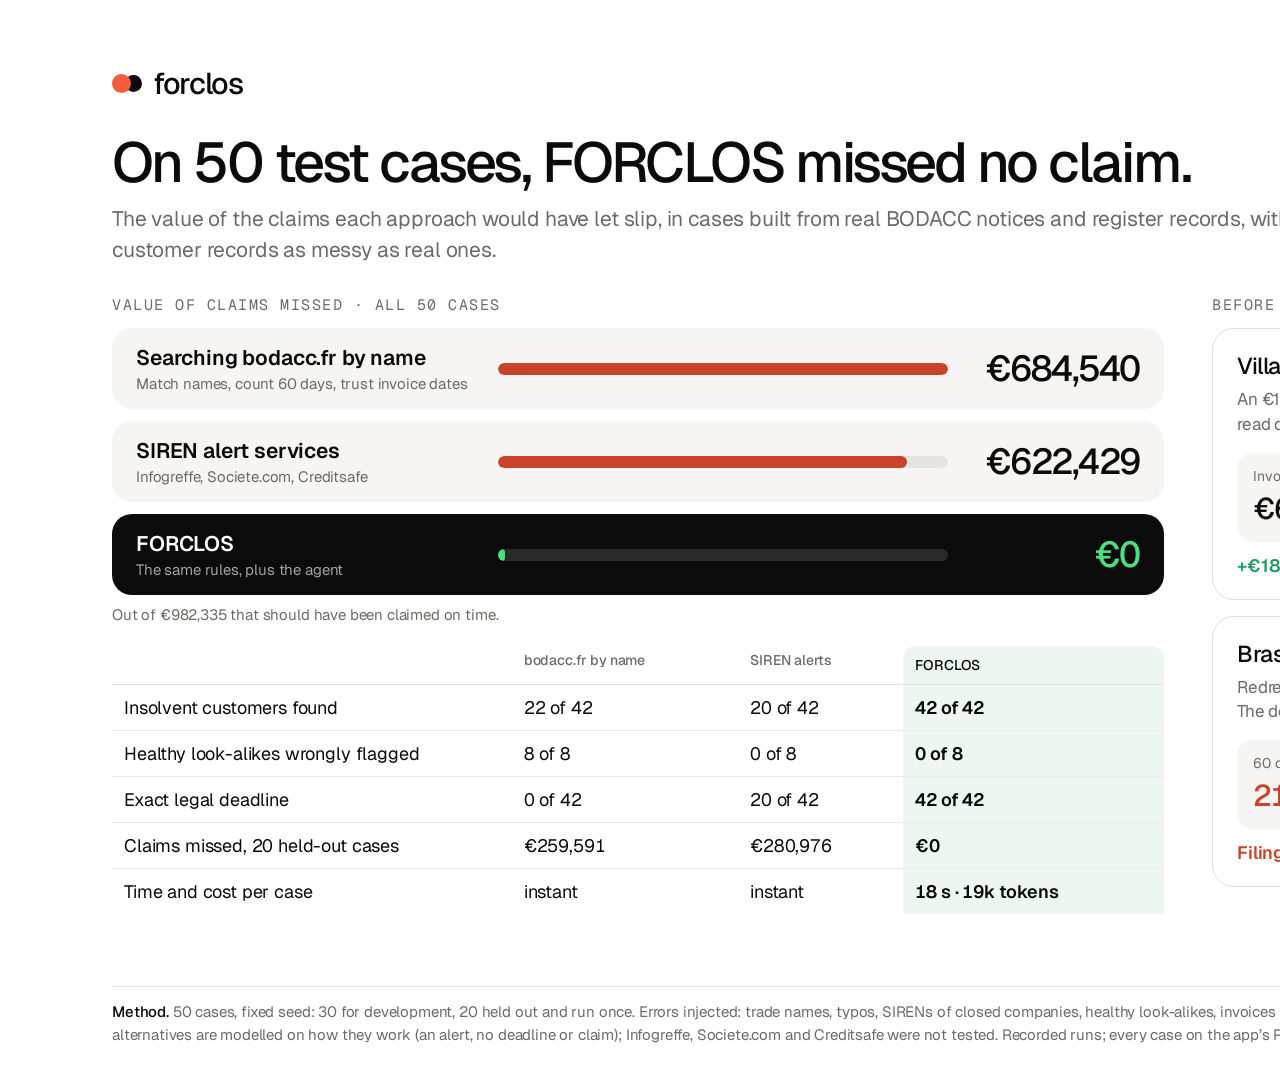
<file: submission/src/evidence.html>
<!doctype html>
<html lang="en">
<head>
<meta charset="utf-8">
<title>FORCLOS evidence</title>
<link href="https://fonts.googleapis.com/css2?family=Geist:wght@400;500;600&family=Geist+Mono:wght@400;500&display=swap" rel="stylesheet">
<style>
  * { box-sizing: border-box; margin: 0; }
  html, body { width: 1920px; height: 1080px; background: #fff; }
  body { font-family: Geist, "Helvetica Neue", sans-serif; color: #0b0b0b; letter-spacing: -0.01em; position: relative; overflow: hidden;
         -webkit-font-smoothing: antialiased; padding: 64px 112px 0; }
  .mono { font-family: "Geist Mono", ui-monospace, monospace; letter-spacing: 0.1em; text-transform: uppercase; }
  .muted { color: #6b6b68; }
  .top { display: flex; justify-content: space-between; align-items: center; }
  .brand { display: flex; align-items: center; gap: 22px; font-size: 30px; font-weight: 500; letter-spacing: -0.045em; }
  .brand i { width: 19px; height: 19px; border-radius: 50%; background: #f45c3c; box-shadow: 12px 0 0 -1px #0b0b0b; }
  .top .mono { font-size: 16px; }
  h1 { font-size: 56px; line-height: 1.06; font-weight: 500; letter-spacing: -0.045em; margin-top: 30px; }
  .sub { font-size: 21px; line-height: 1.45; color: #6b6b68; margin-top: 12px; max-width: 1240px; }
  .main { display: grid; grid-template-columns: 1052px 1fr; gap: 48px; margin-top: 30px; align-items: start; }
  .label { font-size: 15px; color: #6b6b68; margin-bottom: 14px; }
  .bars { display: grid; gap: 12px; }
  .bar { display: grid; grid-template-columns: 340px 1fr 170px; align-items: center; gap: 22px; background: #f6f5f3; border-radius: 20px; padding: 16px 24px; }
  .bar.us { background: #0b0b0b; color: #fff; }
  .bar b { font-size: 21px; font-weight: 600; display: block; }
  .bar small { font-size: 15px; color: #6b6b68; display: block; margin-top: 3px; }
  .bar.us small { color: rgba(255,255,255,.62); }
  .track { height: 12px; border-radius: 12px; background: rgba(0,0,0,.07); overflow: hidden; }
  .bar.us .track { background: rgba(255,255,255,.12); }
  .track span { display: block; height: 100%; border-radius: 12px; background: #c9432a; }
  .bar.us .track span { background: #4ade80; width: 1.5%; }
  .val { text-align: right; font-size: 36px; font-weight: 500; letter-spacing: -0.04em; font-variant-numeric: tabular-nums; }
  .bar.us .val { color: #4ade80; }
  .of { font-size: 15px; color: #6b6b68; margin-top: 10px; }
  table { width: 100%; border-collapse: collapse; margin-top: 22px; font-size: 18px; }
  th { text-align: left; font-weight: 500; font-size: 14px; color: #6b6b68; padding: 0 12px 10px; border-bottom: 1px solid #e3e1dd; }
  th.us, td.us { background: #eef6f1; }
  th.us { color: #0b0b0b; border-radius: 12px 12px 0 0; padding-top: 10px; }
  td { padding: 11px 12px; border-bottom: 1px solid #eceae6; font-variant-numeric: tabular-nums; }
  td.us { font-weight: 600; }
  tr:last-child td { border-bottom: 0; }
  .side h2 { font-size: 15px; color: #6b6b68; margin-bottom: 14px; font-weight: 400; }
  .case { border: 1px solid #e3e1dd; border-radius: 22px; padding: 22px 24px; }
  .case + .case { margin-top: 16px; }
  .case h3 { font-size: 23px; font-weight: 500; letter-spacing: -0.02em; }
  .case p { font-size: 17px; line-height: 1.45; color: #6b6b68; margin-top: 6px; }
  .ba { display: grid; grid-template-columns: 1fr 26px 1fr; align-items: center; gap: 12px; margin-top: 16px; }
  .ba div { background: #f6f5f3; border-radius: 16px; padding: 14px 16px; }
  .ba div.after { background: #eef6f1; }
  .ba span { display: block; font-size: 14px; color: #6b6b68; }
  .ba b { display: block; font-size: 30px; font-weight: 500; letter-spacing: -0.04em; margin-top: 4px; font-variant-numeric: tabular-nums; }
  .ba .after b { color: #1f9d63; }
  .ba .bad b { color: #c9432a; }
  .ba svg { width: 26px; height: 26px; }
  .gain { font-size: 18px; font-weight: 600; color: #1f9d63; margin-top: 12px; }
  .loss { font-size: 18px; font-weight: 600; color: #c9432a; margin-top: 12px; }
  .foot { position: absolute; left: 112px; right: 112px; bottom: 34px; font-size: 15px; line-height: 1.5; color: #6b6b68; border-top: 1px solid #e3e1dd; padding-top: 14px; }
  .foot b { color: #0b0b0b; font-weight: 500; }
</style>
</head>
<body>
  <div class="top">
    <div class="brand"><i></i><span>forclos</span></div>
    <div class="mono muted">Evidence it works</div>
  </div>
  <h1>On 50 test cases, FORCLOS missed no claim.</h1>
  <p class="sub">The value of the claims each approach would have let slip, in cases built from real BODACC notices and register
    records, with customer records as messy as real ones.</p>

  <div class="main">
    <div>
      <div class="label mono">Value of claims missed · all 50 cases</div>
      <div class="bars">
        <div class="bar"><div><b>Searching bodacc.fr by name</b><small>Match names, count 60 days, trust invoice dates</small></div>
          <div class="track"><span style="width:100%"></span></div><div class="val">€684,540</div></div>
        <div class="bar"><div><b>SIREN alert services</b><small>Infogreffe, Societe.com, Creditsafe</small></div>
          <div class="track"><span style="width:90.9%"></span></div><div class="val">€622,429</div></div>
        <div class="bar us"><div><b>FORCLOS</b><small>The same rules, plus the agent</small></div>
          <div class="track"><span></span></div><div class="val">€0</div></div>
      </div>
      <div class="of">Out of €982,335 that should have been claimed on time.</div>
      <table>
        <thead><tr><th style="width:38%"></th><th>bodacc.fr by name</th><th>SIREN alerts</th><th class="us">FORCLOS</th></tr></thead>
        <tbody>
          <tr><td>Insolvent customers found</td><td>22 of 42</td><td>20 of 42</td><td class="us">42 of 42</td></tr>
          <tr><td>Healthy look-alikes wrongly flagged</td><td>8 of 8</td><td>0 of 8</td><td class="us">0 of 8</td></tr>
          <tr><td>Exact legal deadline</td><td>0 of 42</td><td>20 of 42</td><td class="us">42 of 42</td></tr>
          <tr><td>Claims missed, 20 held-out cases</td><td>€259,591</td><td>€280,976</td><td class="us">€0</td></tr>
          <tr><td>Time and cost per case</td><td>instant</td><td>instant</td><td class="us">18 s · 19k tokens</td></tr>
        </tbody>
      </table>
    </div>

    <div class="side">
      <h2 class="mono">Before and after · two live cases</h2>
      <div class="case">
        <h3>Villa d’Aristide</h3>
        <p>An €18,400 invoice dated 14 Sept, after the 8 Sept judgment. The agent read delivery note BL-2026-4471: delivered 5 Sept.</p>
        <div class="ba">
          <div><span>Invoice-date rule</span><b>€6,820</b></div>
          <svg viewBox="0 0 24 24"><path d="M5 12h13m-5-5 5 5-5 5" fill="none" stroke="#6b6b68" stroke-width="2" stroke-linecap="round" stroke-linejoin="round"/></svg>
          <div class="after"><span>FORCLOS claim</span><b>€25,220</b></div>
        </div>
        <div class="gain">+€18,400 back in the claim</div>
      </div>
      <div class="case">
        <h3>Brasserie de Vaucroze</h3>
        <p>Redressement published 31 Aug, converted to liquidation on 22 Oct. The deadline runs from the opening.</p>
        <div class="ba">
          <div class="bad"><span>60 days from latest notice</span><b>21 Dec</b></div>
          <svg viewBox="0 0 24 24"><path d="M5 12h13m-5-5 5 5-5 5" fill="none" stroke="#6b6b68" stroke-width="2" stroke-linecap="round" stroke-linejoin="round"/></svg>
          <div class="after"><span>Legal deadline</span><b>2 Nov</b></div>
        </div>
        <div class="loss">Filing on 21 Dec: 49 days late, claim time-barred</div>
      </div>
    </div>
  </div>

  <div class="foot"><b>Method.</b> 50 cases, fixed seed: 30 for development, 20 held out and run once. Errors injected: trade names, typos,
    SIRENs of closed companies, healthy look-alikes, invoices dated after the judgment, redressements converted to liquidation.
    The alternatives are modelled on how they work (an alert, no deadline or claim); Infogreffe, Societe.com and Creditsafe were not tested.
    Recorded runs; every case on the app’s Proof page and in data/benchmark_results.json.</div>
</body>
</html>
</file>
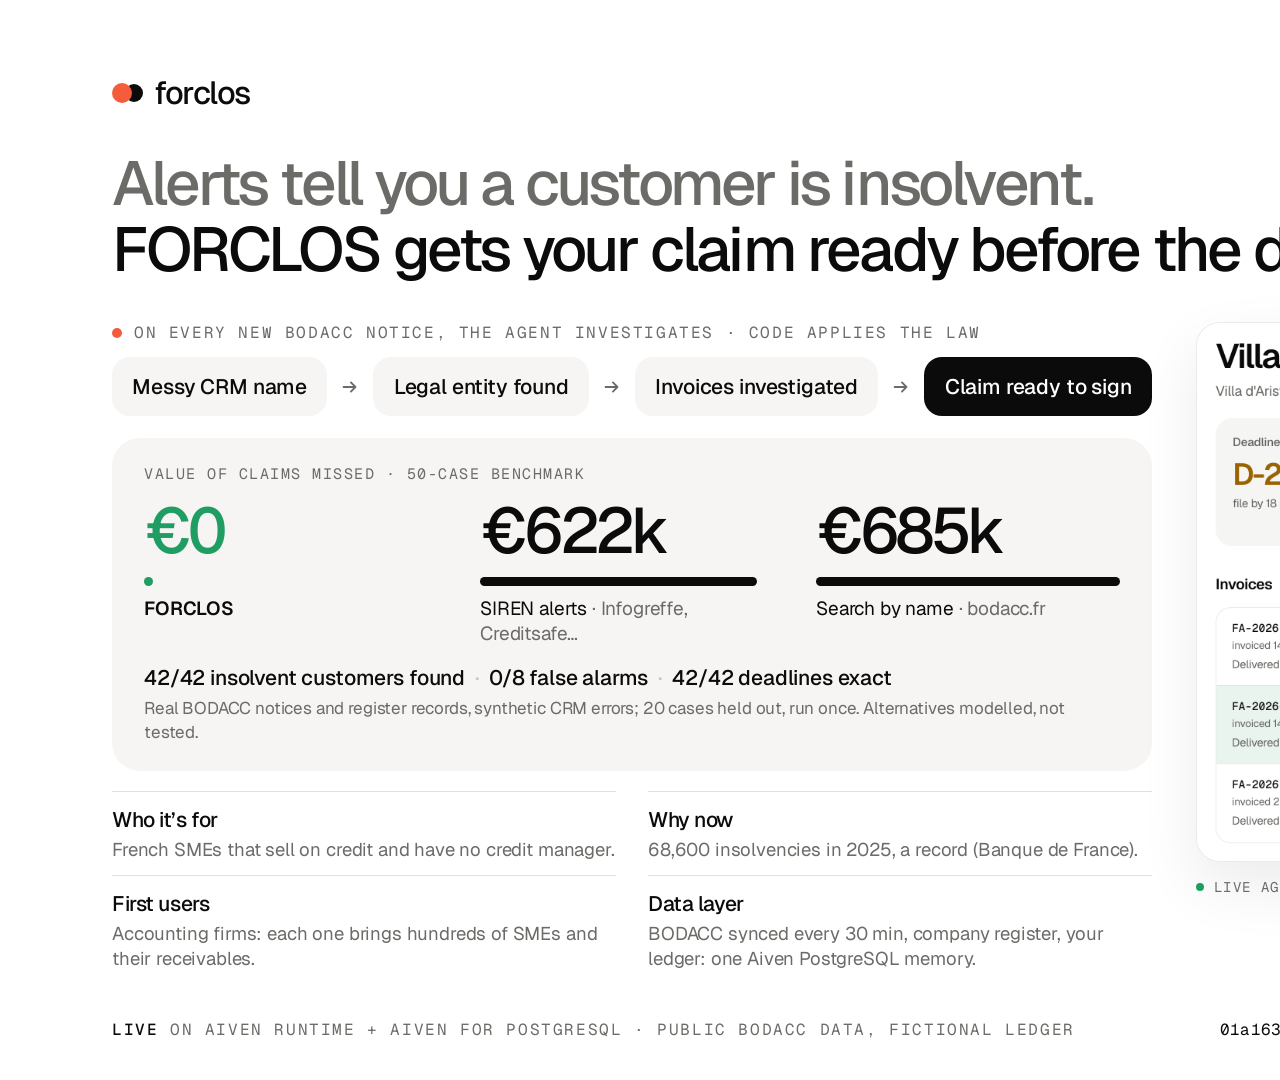
<file: submission/src/slide.html>
<!doctype html>
<html lang="en">
<head>
<meta charset="utf-8">
<title>FORCLOS pitch slide</title>
<link href="https://fonts.googleapis.com/css2?family=Geist:wght@400;500;600&family=Geist+Mono:wght@400;500&display=swap" rel="stylesheet">
<style>
  * { box-sizing: border-box; margin: 0; }
  html, body { width: 1920px; height: 1080px; background: #fff; }
  body { font-family: Geist, "Helvetica Neue", sans-serif; color: #0b0b0b; letter-spacing: -0.01em; position: relative; overflow: hidden;
         -webkit-font-smoothing: antialiased; padding: 72px 112px 0; }
  .mono { font-family: "Geist Mono", ui-monospace, monospace; letter-spacing: 0.1em; text-transform: uppercase; }
  .muted { color: #6b6b68; }
  .top { display: flex; justify-content: space-between; align-items: center; }
  .brand { display: flex; align-items: center; gap: 22px; font-size: 32px; font-weight: 500; letter-spacing: -0.045em; }
  .brand i { width: 20px; height: 20px; border-radius: 50%; background: #f45c3c; box-shadow: 12px 0 0 -1px #0b0b0b; }
  .top .mono { font-size: 16px; }
  h1 { font-size: 62px; line-height: 1.06; font-weight: 500; letter-spacing: -0.045em; margin-top: 38px; }
  h1 span { color: #6b6b68; }
  .main { display: grid; grid-template-columns: 1040px 1fr; gap: 44px; margin-top: 40px; align-items: start; }
  .label { display: flex; align-items: center; gap: 12px; font-size: 16px; color: #6b6b68; }
  .label i { width: 10px; height: 10px; border-radius: 50%; background: #f45c3c; }
  .flow { display: flex; align-items: center; gap: 12px; margin-top: 14px; }
  .chip { flex: 1 1 auto; text-align: center; background: #f6f5f3; border-radius: 18px; padding: 16px 18px; font-size: 21px; font-weight: 500; white-space: nowrap; }
  .chip.end { background: #0b0b0b; color: #fff; }
  .arrow { width: 22px; height: 22px; flex: none; }
  .panel { margin-top: 22px; background: #f6f5f3; border-radius: 28px; padding: 26px 32px 26px; }
  .panel .mono { font-size: 15px; color: #6b6b68; }
  .nums { display: grid; grid-template-columns: repeat(3, 1fr); gap: 32px; margin-top: 16px; }
  .num { font-size: 64px; font-weight: 500; letter-spacing: -0.05em; line-height: 1; font-variant-numeric: tabular-nums; }
  .num.g { color: #1f9d63; }
  .bar { height: 9px; border-radius: 9px; background: #0b0b0b; margin: 14px 0 10px; }
  .bar.g { background: #1f9d63; width: 9px; }
  .who-l { font-size: 19px; }
  .who-l b { font-weight: 600; }
  .stats { font-size: 21px; font-weight: 500; margin-top: 18px; }
  .stats span { color: #c9c7c2; margin: 0 10px; }
  .cap { font-size: 17px; color: #6b6b68; margin-top: 6px; line-height: 1.4; }
  .grid4 { display: grid; grid-template-columns: 1fr 1fr; gap: 0 32px; margin-top: 20px; }
  .grid4 div { border-top: 1px solid #e3e1dd; padding: 14px 0 12px; }
  .grid4 h3 { font-size: 21px; font-weight: 500; letter-spacing: -0.02em; }
  .grid4 p { font-size: 18.5px; line-height: 1.38; color: #6b6b68; margin-top: 4px; }
  .shot { border: 1px solid rgba(0,0,0,.08); border-radius: 24px; overflow: hidden; box-shadow: 0 24px 60px rgba(0,0,0,.08); background: #fff; }
  .shot img { display: block; width: 100%; }
  .shot-cap { display: flex; align-items: center; gap: 10px; font-size: 14px; color: #6b6b68; margin-top: 16px; }
  .shot-cap i { width: 8px; height: 8px; border-radius: 50%; background: #1f9d63; }
  .foot { position: absolute; left: 112px; right: 112px; bottom: 40px; display: flex; justify-content: space-between; font-size: 16px; color: #6b6b68; }
  .foot b { color: #0b0b0b; font-weight: 500; }
  .foot .url { text-transform: none; letter-spacing: 0.02em; color: #0b0b0b; }
</style>
</head>
<body>
  <div class="top">
    <div class="brand"><i></i><span>forclos</span></div>
    <div class="mono muted">Insolvency claims, filed on time · France</div>
  </div>

  <h1><span>Alerts tell you a customer is insolvent.</span><br>FORCLOS gets your claim ready before the deadline.</h1>

  <div class="main">
    <div>
      <div class="label mono"><i></i>On every new BODACC notice, the agent investigates · code applies the law</div>
      <div class="flow">
        <div class="chip">Messy CRM name</div>
        <svg class="arrow" viewBox="0 0 24 24"><path d="M5 12h13m-5-5 5 5-5 5" fill="none" stroke="#6b6b68" stroke-width="2" stroke-linecap="round" stroke-linejoin="round"/></svg>
        <div class="chip">Legal entity found</div>
        <svg class="arrow" viewBox="0 0 24 24"><path d="M5 12h13m-5-5 5 5-5 5" fill="none" stroke="#6b6b68" stroke-width="2" stroke-linecap="round" stroke-linejoin="round"/></svg>
        <div class="chip">Invoices investigated</div>
        <svg class="arrow" viewBox="0 0 24 24"><path d="M5 12h13m-5-5 5 5-5 5" fill="none" stroke="#6b6b68" stroke-width="2" stroke-linecap="round" stroke-linejoin="round"/></svg>
        <div class="chip end">Claim ready to sign</div>
      </div>

      <div class="panel">
        <div class="mono">Value of claims missed · 50-case benchmark</div>
        <div class="nums">
          <div><div class="num g">€0</div><div class="bar g"></div><div class="who-l"><b>FORCLOS</b></div></div>
          <div><div class="num">€622k</div><div class="bar" style="width:91%"></div><div class="who-l">SIREN alerts <span class="muted">· Infogreffe, Creditsafe…</span></div></div>
          <div><div class="num">€685k</div><div class="bar" style="width:100%"></div><div class="who-l">Search by name <span class="muted">· bodacc.fr</span></div></div>
        </div>
        <div class="stats">42/42 insolvent customers found<span>·</span>0/8 false alarms<span>·</span>42/42 deadlines exact</div>
        <div class="cap">Real BODACC notices and register records, synthetic CRM errors; 20 cases held out, run once. Alternatives modelled, not tested.</div>
      </div>

      <div class="grid4">
        <div><h3>Who it’s for</h3><p>French SMEs that sell on credit and have no credit manager.</p></div>
        <div><h3>Why now</h3><p>68,600 insolvencies in 2025, a record (Banque de France).</p></div>
        <div><h3>First users</h3><p>Accounting firms: each one brings hundreds of SMEs and their receivables.</p></div>
        <div><h3>Data layer</h3><p>BODACC synced every 30 min, company register, your ledger: one Aiven PostgreSQL memory.</p></div>
      </div>
    </div>

    <div>
      <div class="shot"><img src="../product-shot.png" alt="FORCLOS case page: €18,400 found by the agent"></div>
      <div class="shot-cap mono"><i></i>Live agent run · the invoice a rules engine leaves out</div>
    </div>
  </div>

  <div class="foot mono"><span><b>Live</b> on Aiven Runtime + Aiven for PostgreSQL · public BODACC data, fictional ledger</span>
    <span class="url">01a16329-c9cc-767c-92a5-68a3efccca2e-8080.eur-1.aiven.app</span></div>
</body>
</html>
</file>
